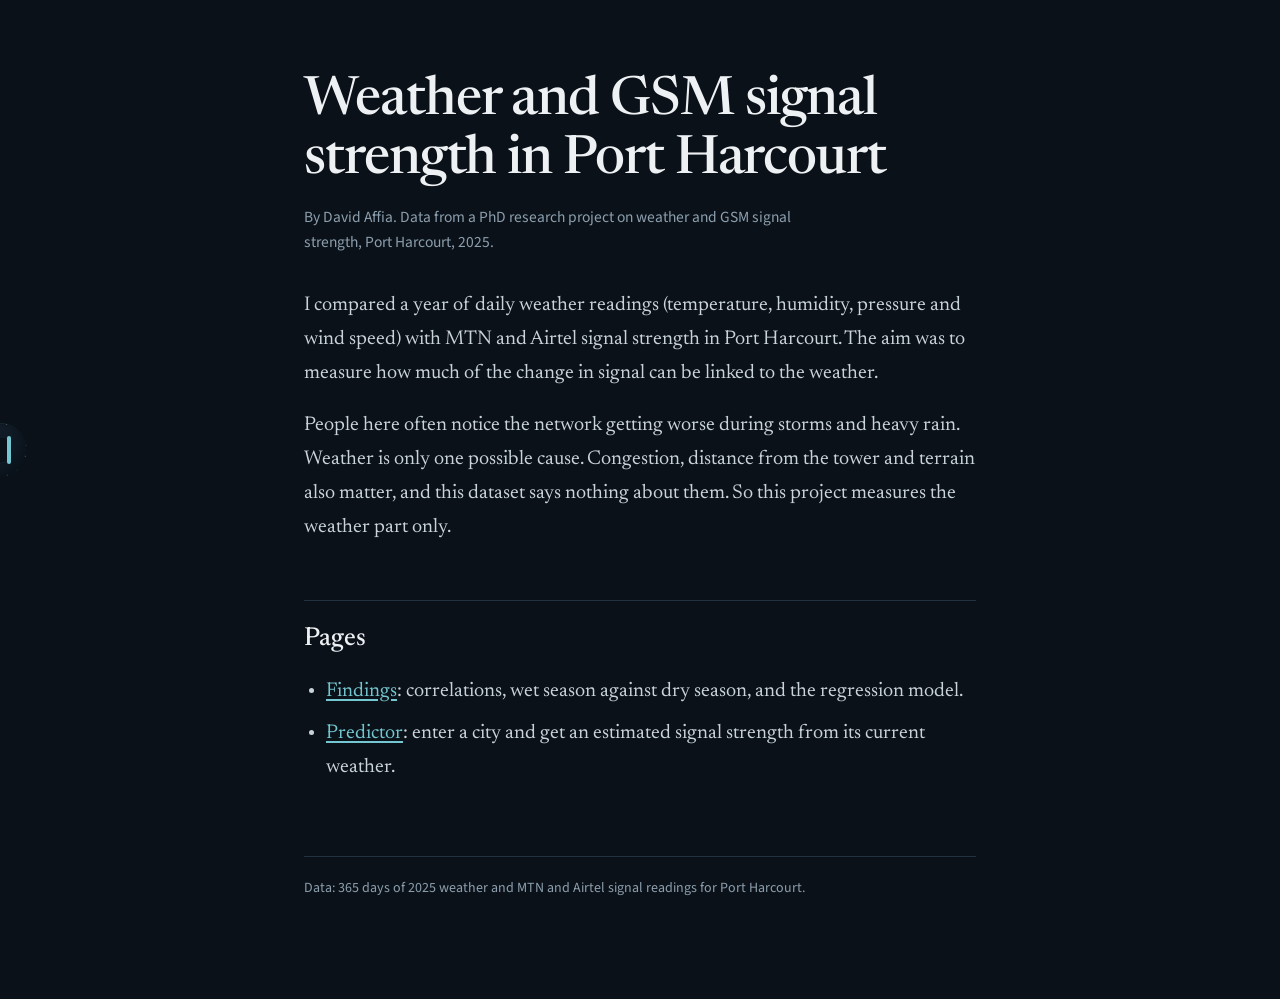
<file: index.html>
<!DOCTYPE html>
<html lang="en">
<head>
<meta charset="UTF-8">
<meta name="viewport" content="width=device-width, initial-scale=1">
<title>Weather and GSM signal strength in Port Harcourt</title>
<link rel="stylesheet" href="style.css">
</head>
<body>
<div class="wrap">
<nav>
  <a href="index.html" class="active">Overview</a>
  <a href="findings.html">Findings</a>
  <a href="predictor.html">Predictor</a>
</nav>
  <h1>Weather and GSM signal strength in Port Harcourt</h1>
  <p class="byline">By David Affia. Data from a PhD research project on weather and GSM signal strength, Port Harcourt, 2025.</p>

  <p>I compared a year of daily weather readings (temperature, humidity, pressure and wind speed) with MTN and Airtel signal strength in Port Harcourt. The aim was to measure how much of the change in signal can be linked to the weather.</p>

  <p>People here often notice the network getting worse during storms and heavy rain. Weather is only one possible cause. Congestion, distance from the tower and terrain also matter, and this dataset says nothing about them. So this project measures the weather part only.</p>

  <h2>Pages</h2>
  <ul>
    <li><a href="findings.html">Findings</a>: correlations, wet season against dry season, and the regression model.</li>
    <li><a href="predictor.html">Predictor</a>: enter a city and get an estimated signal strength from its current weather.</li>
  </ul>

  <footer>Data: 365 days of 2025 weather and MTN and Airtel signal readings for Port Harcourt.</footer>
</div>
<script src="nav.js"></script>
</body>
</html>
</file>
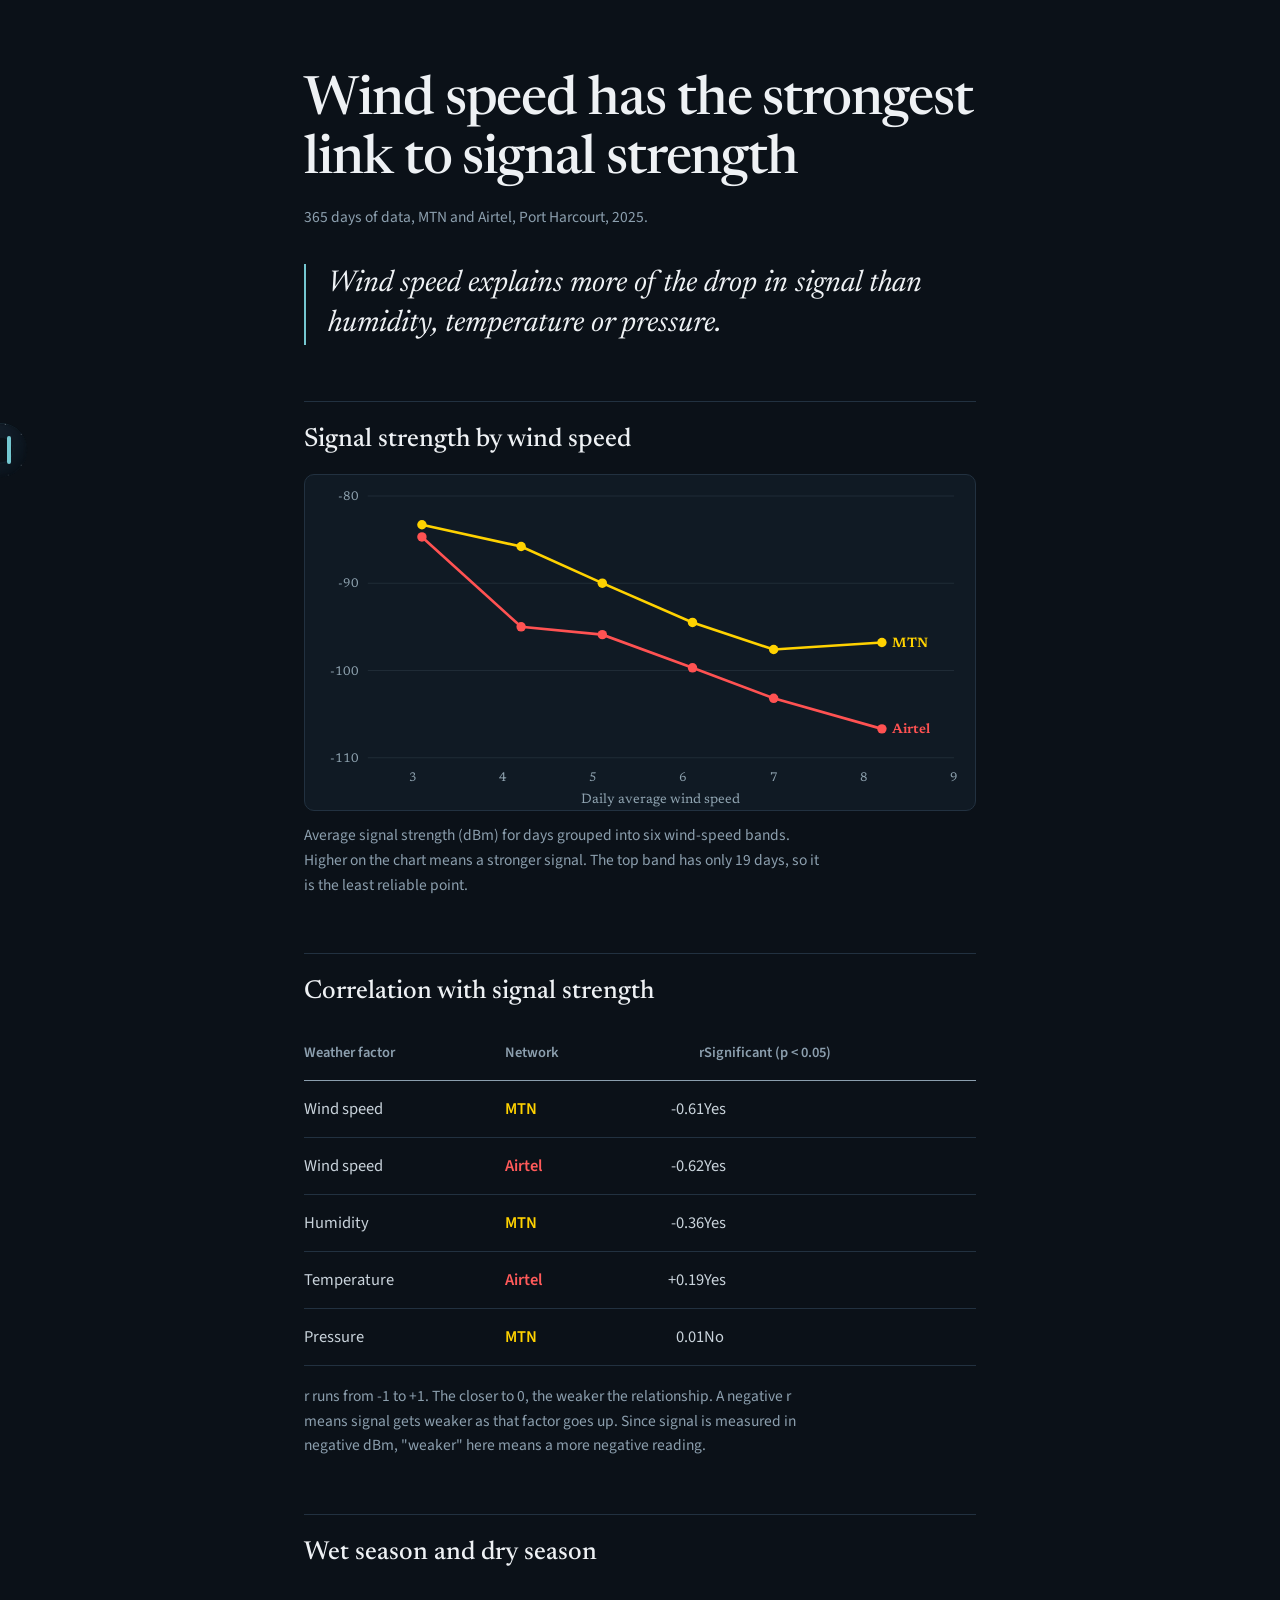
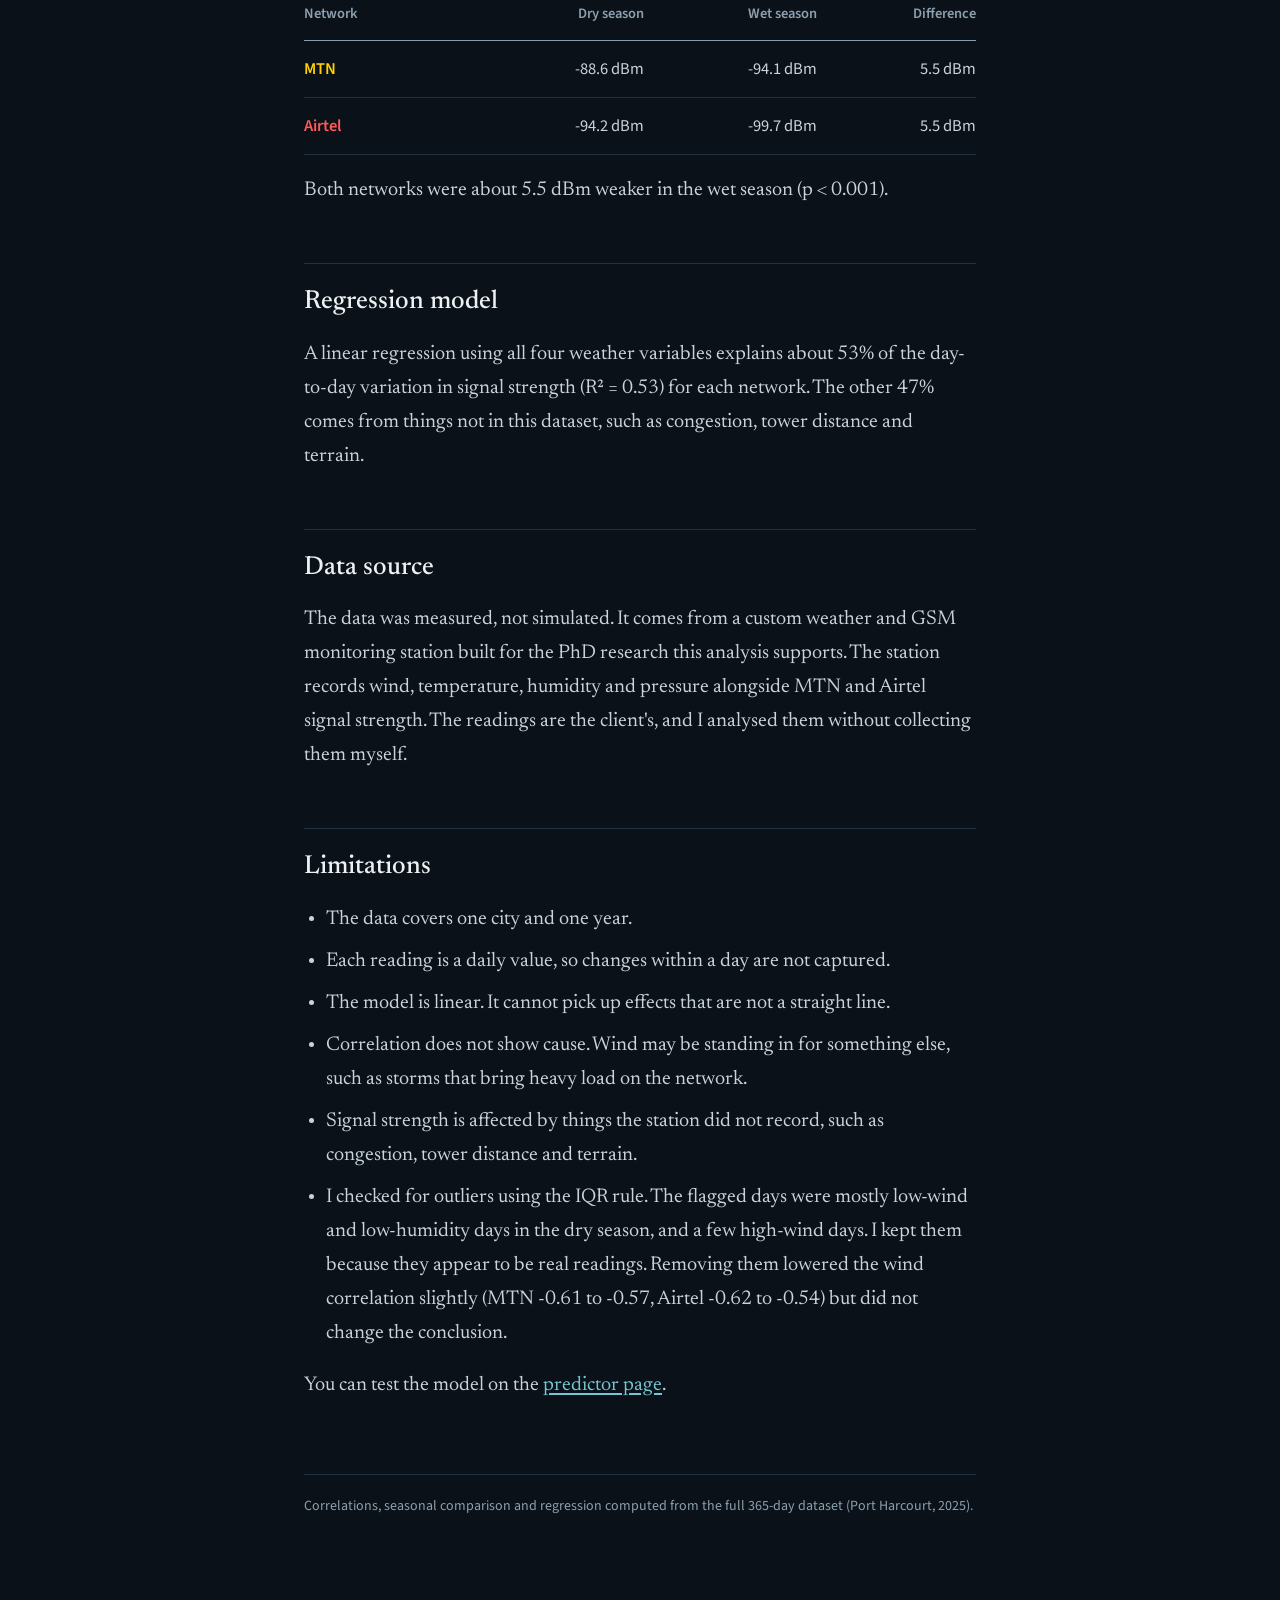
<file: findings.html>
<!DOCTYPE html>
<html lang="en">
<head>
<meta charset="UTF-8">
<meta name="viewport" content="width=device-width, initial-scale=1">
<title>Findings - Weather and GSM signal strength</title>
<link rel="stylesheet" href="style.css">
</head>
<body>
<div class="wrap">
<nav>
  <a href="index.html">Overview</a>
  <a href="findings.html" class="active">Findings</a>
  <a href="predictor.html">Predictor</a>
</nav>
  <h1>Wind speed has the strongest link to signal strength</h1>
  <p class="byline">365 days of data, MTN and Airtel, Port Harcourt, 2025.</p>

  <p class="pull">Wind speed explains more of the drop in signal than humidity, temperature or pressure.</p>

  <h2>Signal strength by wind speed</h2>
  <div class="chart">
    <svg id="c" viewBox="0 0 640 320" role="img" aria-label="Average MTN and Airtel signal strength by wind speed band"></svg>
    <p class="note">Average signal strength (dBm) for days grouped into six wind-speed bands. Higher on the chart means a stronger signal. The top band has only 19 days, so it is the least reliable point.</p>
  </div>

  <h2>Correlation with signal strength</h2>
  <table>
    <tr><th>Weather factor</th><th>Network</th><th class="n">r</th><th>Significant (p &lt; 0.05)</th></tr>
    <tr><td>Wind speed</td><td class="mtn">MTN</td><td class="n">-0.61</td><td>Yes</td></tr>
    <tr><td>Wind speed</td><td class="airtel">Airtel</td><td class="n">-0.62</td><td>Yes</td></tr>
    <tr><td>Humidity</td><td class="mtn">MTN</td><td class="n">-0.36</td><td>Yes</td></tr>
    <tr><td>Temperature</td><td class="airtel">Airtel</td><td class="n">+0.19</td><td>Yes</td></tr>
    <tr><td>Pressure</td><td class="mtn">MTN</td><td class="n">0.01</td><td>No</td></tr>
  </table>
  <p class="note">r runs from -1 to +1. The closer to 0, the weaker the relationship. A negative r means signal gets weaker as that factor goes up. Since signal is measured in negative dBm, "weaker" here means a more negative reading.</p>

  <h2>Wet season and dry season</h2>
  <table>
    <tr><th>Network</th><th class="n">Dry season</th><th class="n">Wet season</th><th class="n">Difference</th></tr>
    <tr><td class="mtn">MTN</td><td class="n">-88.6 dBm</td><td class="n">-94.1 dBm</td><td class="n">5.5 dBm</td></tr>
    <tr><td class="airtel">Airtel</td><td class="n">-94.2 dBm</td><td class="n">-99.7 dBm</td><td class="n">5.5 dBm</td></tr>
  </table>
  <p>Both networks were about 5.5 dBm weaker in the wet season (p &lt; 0.001).</p>

  <h2>Regression model</h2>
  <p>A linear regression using all four weather variables explains about 53% of the day-to-day variation in signal strength (R&sup2; = 0.53) for each network. The other 47% comes from things not in this dataset, such as congestion, tower distance and terrain.</p>

  <h2>Data source</h2>
  <p>The data was measured, not simulated. It comes from a custom weather and GSM monitoring station built for the PhD research this analysis supports. The station records wind, temperature, humidity and pressure alongside MTN and Airtel signal strength. The readings are the client's, and I analysed them without collecting them myself.</p>

  <h2>Limitations</h2>
  <ul>
    <li>The data covers one city and one year.</li>
    <li>Each reading is a daily value, so changes within a day are not captured.</li>
    <li>The model is linear. It cannot pick up effects that are not a straight line.</li>
    <li>Correlation does not show cause. Wind may be standing in for something else, such as storms that bring heavy load on the network.</li>
    <li>Signal strength is affected by things the station did not record, such as congestion, tower distance and terrain.</li>
    <li>I checked for outliers using the IQR rule. The flagged days were mostly low-wind and low-humidity days in the dry season, and a few high-wind days. I kept them because they appear to be real readings. Removing them lowered the wind correlation slightly (MTN -0.61 to -0.57, Airtel -0.62 to -0.54) but did not change the conclusion.</li>
  </ul>

  <p>You can test the model on the <a href="predictor.html">predictor page</a>.</p>

  <footer>Correlations, seasonal comparison and regression computed from the full 365-day dataset (Port Harcourt, 2025).</footer>
</div>

<script>
const W=[3.1,4.2,5.1,6.1,7.0,8.2], M=[-83.3,-85.8,-90.0,-94.5,-97.6,-96.8], A=[-84.7,-95.0,-95.9,-99.7,-103.2,-106.7];
const X=v=>60+(v-2.5)*560/6.5, Y=v=>20+(-80-v)*250/30;
let h='';
[-80,-90,-100,-110].forEach(v=>h+=`<line x1="60" x2="620" y1="${Y(v)}" y2="${Y(v)}" stroke="#1f2b36"/><text x="52" y="${Y(v)+4}" text-anchor="end" fill="#8fa3b0" font-size="12">${v}</text>`);
[3,4,5,6,7,8,9].forEach(v=>h+=`<text x="${X(v)}" y="292" text-anchor="middle" fill="#8fa3b0" font-size="12">${v}</text>`);
h+=`<text x="340" y="313" text-anchor="middle" fill="#8fa3b0" font-size="13">Daily average wind speed</text>`;
[[M,'#ffd200','MTN'],[A,'#ff5252','Airtel']].forEach(([d,c,n])=>{
  h+=`<polyline fill="none" stroke="${c}" stroke-width="2.5" points="${W.map((w,i)=>X(w)+','+Y(d[i])).join(' ')}"/>`;
  W.forEach((w,i)=>h+=`<circle cx="${X(w)}" cy="${Y(d[i])}" r="4.5" fill="${c}"/>`);
  h+=`<text x="${X(W[5])+10}" y="${Y(d[5])+4}" fill="${c}" font-size="13" font-weight="600">${n}</text>`;
});
document.getElementById('c').innerHTML=h;
</script>
<script src="nav.js"></script>
</body>
</html>
</file>
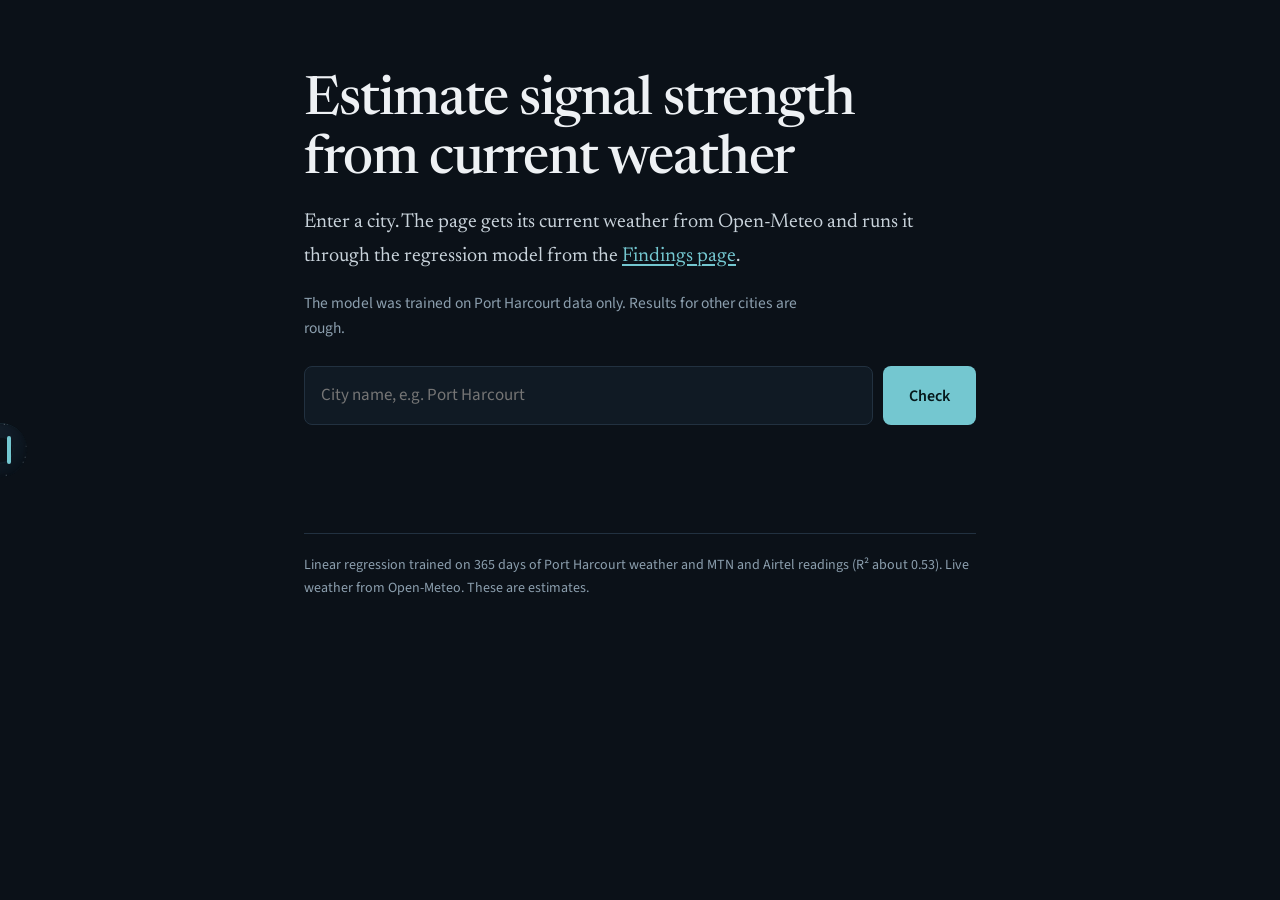
<file: predictor.html>
<!DOCTYPE html>
<html lang="en">
<head>
<meta charset="UTF-8">
<meta name="viewport" content="width=device-width, initial-scale=1">
<title>Predictor - Weather and GSM signal strength</title>
<link rel="stylesheet" href="style.css">
</head>
<body>
<div class="wrap">
<nav>
  <a href="index.html">Overview</a>
  <a href="findings.html">Findings</a>
  <a href="predictor.html" class="active">Predictor</a>
</nav>
  <h1>Estimate signal strength from current weather</h1>
  <p>Enter a city. The page gets its current weather from Open-Meteo and runs it through the regression model from the <a href="findings.html">Findings page</a>.</p>
  <p class="note">The model was trained on Port Harcourt data only. Results for other cities are rough.</p>

  <div class="search-row">
    <input type="text" id="cityInput" placeholder="City name, e.g. Port Harcourt" autocomplete="off">
    <button id="goBtn">Check</button>
  </div>
  <div class="status" id="status"></div>

  <div class="result" id="result">
    <div class="loc-line" id="locLine"></div>
    <div class="weather-row">
      <div class="wcell"><div class="label">Temperature</div><div class="val" id="wTemp">-</div></div>
      <div class="wcell"><div class="label">Humidity</div><div class="val" id="wHum">-</div></div>
      <div class="wcell"><div class="label">Pressure</div><div class="val" id="wPres">-</div></div>
      <div class="wcell"><div class="label">Wind</div><div class="val" id="wWind">-</div></div>
    </div>
    <div class="netcard">
      <div class="netname">MTN</div>
      <div class="netstats"><div class="dbm" id="mtnDbm">-</div><div class="quality" id="mtnQ">-</div></div>
    </div>
    <div class="netcard">
      <div class="netname">Airtel</div>
      <div class="netstats"><div class="dbm" id="airtelDbm">-</div><div class="quality" id="airtelQ">-</div></div>
    </div>

    <h2>Next 5 days</h2>
    <div class="forecast-row" id="forecastRow"></div>
  </div>

  <footer>Linear regression trained on 365 days of Port Harcourt weather and MTN and Airtel readings (R&sup2; about 0.53). Live weather from Open-Meteo. These are estimates.</footer>
</div>

<script>
const MODEL = {
  MTN:    { intercept: 128.941, temp: -0.5921, humidity: -0.2375, pressure: -0.1659, wind: -3.2034 },
  Airtel: { intercept: 372.640, temp:  0.5906, humidity:  0.0730, pressure: -0.4636, wind: -4.1376 }
};
function predict(net, temp, humidity, pressure, wind){
  const m = MODEL[net];
  let v = m.intercept + m.temp*temp + m.humidity*humidity + m.pressure*pressure + m.wind*wind;
  return Math.max(-120, Math.min(-60, v));
}
function qualityOf(dbm){
  if (dbm >= -85) return {label:'Good', cls:'good'};
  if (dbm >= -100) return {label:'Fair', cls:'fair'};
  return {label:'Poor', cls:'poor'};
}
const statusEl = document.getElementById('status');
const resultEl = document.getElementById('result');
const goBtn = document.getElementById('goBtn');
const input = document.getElementById('cityInput');

async function runSearch(){
  const q = input.value.trim();
  if(!q){ statusEl.textContent = 'Enter a city name first.'; statusEl.className = 'status err'; return; }
  statusEl.textContent = 'Searching...'; statusEl.className = 'status';
  resultEl.classList.remove('show'); goBtn.disabled = true;
  try{
    const geoRes = await fetch(`https://geocoding-api.open-meteo.com/v1/search?name=${encodeURIComponent(q)}&count=1`);
    const geoData = await geoRes.json();
    if(!geoData.results || geoData.results.length === 0){
      statusEl.textContent = 'Location not found. Check the spelling or try a larger nearby city.'; statusEl.className = 'status err';
      goBtn.disabled = false; return;
    }
    const place = geoData.results[0];
    statusEl.textContent = 'Getting current weather...';
    const wxRes = await fetch(`https://api.open-meteo.com/v1/forecast?latitude=${place.latitude}&longitude=${place.longitude}&current=temperature_2m,relative_humidity_2m,surface_pressure,wind_speed_10m`);
    const wxData = await wxRes.json();
    const c = wxData.current;
    const temp = c.temperature_2m, hum = c.relative_humidity_2m, pres = c.surface_pressure, wind = c.wind_speed_10m;

    document.getElementById('locLine').innerHTML = `<strong>${place.name}${place.admin1 ? ', '+place.admin1 : ''}, ${place.country}</strong>, current conditions`;
    document.getElementById('wTemp').textContent = temp.toFixed(1)+'°C';
    document.getElementById('wHum').textContent = hum+'%';
    document.getElementById('wPres').textContent = Math.round(pres)+' hPa';
    document.getElementById('wWind').textContent = wind.toFixed(1)+' km/h';

    ['MTN','Airtel'].forEach(net=>{
      const dbm = predict(net, temp, hum, pres, wind);
      const q2 = qualityOf(dbm);
      const p = net.toLowerCase();
      document.getElementById(p+'Dbm').textContent = dbm.toFixed(1)+' dBm';
      const ql = document.getElementById(p+'Q');
      ql.textContent = q2.label+' signal'; ql.className = 'quality '+q2.cls;
    });
    statusEl.textContent = ''; resultEl.classList.add('show');

    const fcRes = await fetch(`https://api.open-meteo.com/v1/forecast?latitude=${place.latitude}&longitude=${place.longitude}&hourly=temperature_2m,relative_humidity_2m,surface_pressure,wind_speed_10m&forecast_days=6&timezone=auto`);
    const fcData = await fcRes.json();
    const h = fcData.hourly;
    const byDate = {};
    h.time.forEach((t, i) => {
      const date = t.slice(0,10);
      if(!byDate[date]) byDate[date] = {temp:[], hum:[], pres:[], wind:[]};
      byDate[date].temp.push(h.temperature_2m[i]);
      byDate[date].hum.push(h.relative_humidity_2m[i]);
      byDate[date].pres.push(h.surface_pressure[i]);
      byDate[date].wind.push(h.wind_speed_10m[i]);
    });
    const avg = arr => arr.reduce((a,b)=>a+b,0)/arr.length;
    const dates = Object.keys(byDate).slice(1,6);
    const labels = ['Tomorrow','In 2 days','In 3 days','In 4 days','In 5 days'];
    const forecastRow = document.getElementById('forecastRow');
    forecastRow.innerHTML = '';
    dates.forEach((date, i) => {
      const d = byDate[date];
      const dTemp = avg(d.temp), dHum = avg(d.hum), dPres = avg(d.pres), dWind = avg(d.wind);
      const mtnP = predict('MTN', dTemp, dHum, dPres, dWind);
      const airtelP = predict('Airtel', dTemp, dHum, dPres, dWind);
      const mtnQ2 = qualityOf(mtnP);
      const airtelQ2 = qualityOf(airtelP);
      const card = document.createElement('div');
      card.className = 'fcard';
      card.innerHTML = `<div class="fday">${labels[i]}</div>
        <div>${dTemp.toFixed(1)}°C, ${dWind.toFixed(0)} km/h wind</div>
        <div class="fnet"><span>MTN</span><span>${mtnP.toFixed(1)} dBm <span class="fq ${mtnQ2.cls}">${mtnQ2.label}</span></span></div>
        <div class="fnet"><span>Airtel</span><span>${airtelP.toFixed(1)} dBm <span class="fq ${airtelQ2.cls}">${airtelQ2.label}</span></span></div>`;
      forecastRow.appendChild(card);
    });
  }catch(err){
    statusEl.textContent = 'Could not get the data. Check your internet connection and try again.';
    statusEl.className = 'status err';
  }
  goBtn.disabled = false;
}
goBtn.addEventListener('click', runSearch);
input.addEventListener('keydown', e => { if(e.key==='Enter') runSearch(); });
</script>
<script src="nav.js"></script>
</body>
</html>
</file>
<file: style.css>
@import url('https://fonts.googleapis.com/css2?family=Newsreader:ital,wght@0,400;0,500;0,600;1,400&family=Source+Sans+3:wght@400;600&display=swap');
:root{
  --bg:#0b1118; --panel:#101a24; --line:#223140;
  --text:#eef1f4; --dim:#8c9fae; --soft:#c9d3db;
  --accent:#74c7d0; --mtn:#ffd200; --airtel:#ff5a5a;
  --good:#4cd698; --fair:#f2c94c; --poor:#ff6b6b;
  --serif:"Newsreader",Georgia,"Times New Roman",serif;
  --sans:"Source Sans 3","Segoe UI",system-ui,Arial,sans-serif;
}
*{box-sizing:border-box;margin:0;padding:0}
body{background:var(--bg);color:var(--soft);font-family:var(--serif);font-size:20px;line-height:1.7;font-variant-numeric:lining-nums tabular-nums;-webkit-font-smoothing:antialiased}
.wrap{max-width:720px;margin:0 auto;padding:72px 24px 100px}

/* edge dial nav (donut) */
@property --r{syntax:'<angle>';inherits:true;initial-value:0deg}
nav{position:fixed;left:0;top:50%;width:0;height:0;z-index:10;font-family:var(--serif);-webkit-tap-highlight-color:transparent}
nav::before{content:"";position:absolute;left:7px;top:-14px;width:4px;height:28px;border-radius:2px;background:var(--accent);z-index:2;pointer-events:none;transition:opacity .2s}
nav::after{content:"";position:absolute;left:0;top:-50px;width:38px;height:100px;z-index:3}
nav.open::before{opacity:0}
nav.open::after{pointer-events:none}
.disc{position:absolute;left:-170px;top:-170px;width:340px;height:340px;border-radius:50%;border:1px solid rgba(116,199,208,.32);background:linear-gradient(135deg,rgba(26,40,54,.78),rgba(10,17,24,.66));-webkit-backdrop-filter:blur(16px) saturate(140%);backdrop-filter:blur(16px) saturate(140%);box-shadow:inset 0 0 36px rgba(0,0,0,.35);-webkit-mask:radial-gradient(circle closest-side,transparent 79px,#000 80px);mask:radial-gradient(circle closest-side,transparent 79px,#000 80px);transform:scale(.16);transition:transform .4s cubic-bezier(.25,1.1,.4,1)}
nav.open .disc{transform:scale(1);cursor:grab;touch-action:none}
nav.open .disc:active{cursor:grabbing}
.disc::before{content:"";position:absolute;top:88px;right:88px;bottom:88px;left:88px;border-radius:50%;border:1px solid rgba(116,199,208,.5);pointer-events:none}
.disc::after{content:"";position:absolute;left:242px;top:50%;margin-top:-5px;border:5px solid transparent;border-left:8px solid var(--accent);border-right:0;opacity:0;transition:opacity .2s .15s;pointer-events:none}
nav.open .disc::after{opacity:1}
.ring{position:absolute;top:0;right:0;bottom:0;left:0;transform:rotate(var(--r));transition:--r .5s cubic-bezier(.4,0,.2,1)}
.ring::before{content:"";position:absolute;top:0;right:0;bottom:0;left:0;border-radius:50%;background:repeating-conic-gradient(from -.5deg,rgba(201,211,219,.5) 0 .6deg,transparent .6deg 6deg);-webkit-mask:radial-gradient(circle,transparent 162px,#000 163px,#000 167px,transparent 168px);mask:radial-gradient(circle,transparent 162px,#000 163px,#000 167px,transparent 168px);pointer-events:none}
nav a{position:absolute;left:50%;top:50%;display:block;text-align:center;white-space:nowrap;transform-origin:0 0;transform:rotate(var(--a)) translateX(125px) rotate(calc(-1 * (var(--a) + var(--r)))) translate(-50%,-50%);padding:10px 6px;color:var(--dim);text-decoration:none;font-style:italic;font-size:18px;letter-spacing:.01em;opacity:0;transition:opacity .15s,color .25s}
nav a .num{display:block;font-family:var(--sans);font-style:normal;font-size:10px;letter-spacing:.24em;color:var(--accent);opacity:.75;margin-bottom:1px}
nav.open a{opacity:1;transition:opacity .3s .12s,color .25s}
nav a.active{color:var(--text)}h1,h2{font-family:var(--serif);color:var(--text);font-weight:500}
h1{font-size:clamp(36px,6vw,54px);line-height:1.1;letter-spacing:-.02em;margin-bottom:14px}
h2{font-size:26px;line-height:1.25;margin:56px 0 18px;padding-top:22px;border-top:1px solid var(--line)}
p{margin-bottom:18px;max-width:34em}
a{color:var(--accent);text-underline-offset:3px}
strong{color:var(--text);font-weight:600}
.byline,.note{font-family:var(--sans);color:var(--dim);font-size:15.5px;line-height:1.6}
.byline{margin-bottom:34px}
ul{margin:0 0 18px 22px}
li{margin-bottom:8px;max-width:34em}

.pull{font-style:italic;font-size:clamp(24px,3.4vw,30px);line-height:1.35;color:var(--text);border-left:2px solid var(--accent);padding-left:22px;margin:34px 0 10px;max-width:24em}

table{width:100%;border-collapse:collapse;margin:14px 0 18px;font-family:var(--sans);font-size:16.5px}
th,td{text-align:left;padding:14px 12px 14px 0;border-bottom:1px solid var(--line)}
th{color:var(--dim);font-weight:600;font-size:14.5px;border-bottom:1px solid var(--dim)}
.n{text-align:right;padding-right:0}
.mtn{color:var(--mtn);font-weight:600}
.airtel{color:var(--airtel);font-weight:600}

.chart svg{display:block;width:100%;height:auto;background:var(--panel);border:1px solid var(--line);border-radius:10px}
.chart .note{margin-top:12px}

footer{margin-top:72px;padding-top:20px;border-top:1px solid var(--line);font-family:var(--sans);font-size:14px;color:var(--dim);line-height:1.6}

/* predictor */
.search-row{display:flex;gap:10px;margin:26px 0 8px;font-family:var(--sans)}
input[type=text]{flex:1;padding:14px 16px;background:var(--panel);border:1px solid var(--line);color:var(--text);font:inherit;font-size:17px;border-radius:8px}
input[type=text]:focus{outline:none;border-color:var(--accent)}
button{padding:14px 26px;border:none;background:var(--accent);color:#06181b;font-family:var(--sans);font-size:16px;font-weight:600;border-radius:8px;cursor:pointer}
button:disabled{opacity:.5;cursor:default}
.status{margin:14px 0;font-family:var(--sans);font-size:15px;color:var(--dim);min-height:22px}
.status.err{color:var(--poor)}
.result{display:none}.result.show{display:block}
.loc-line{margin:20px 0 12px;color:var(--soft)}
.weather-row{display:grid;grid-template-columns:repeat(4,1fr);gap:1px;background:var(--line);border:1px solid var(--line);border-radius:10px;overflow:hidden;margin:8px 0 22px;font-family:var(--sans)}
.wcell{background:var(--panel);padding:14px 16px}
.wcell .label{font-size:14px;color:var(--dim)}
.wcell .val{font-family:var(--serif);font-size:24px;color:var(--text)}
.netcard{display:flex;justify-content:space-between;align-items:center;padding:16px 0;border-bottom:1px solid var(--line)}
.netname{font-size:20px;color:var(--text)}
.netstats{text-align:right}
.dbm{font-size:26px;color:var(--text)}
.quality{font-family:var(--sans);font-size:14.5px;font-weight:600}
.good{color:var(--good)}.fair{color:var(--fair)}.poor{color:var(--poor)}
.forecast-row{display:grid;grid-template-columns:repeat(5,1fr);gap:8px;font-family:var(--sans)}
.fcard{background:var(--panel);border:1px solid var(--line);border-radius:10px;padding:12px;font-size:14px}
.fday{font-weight:600;color:var(--text);margin-bottom:4px}
.fnet{display:flex;justify-content:space-between;margin-top:5px}
.fq{font-weight:600;margin-left:4px}

/* phones */
@media(max-width:700px){
  body{font-size:18px}
  .wrap{padding:44px 18px 60px}
  .forecast-row,.weather-row{grid-template-columns:1fr 1fr}
  .search-row{flex-wrap:wrap}
  input[type=text]{min-width:0}
}
</file>
